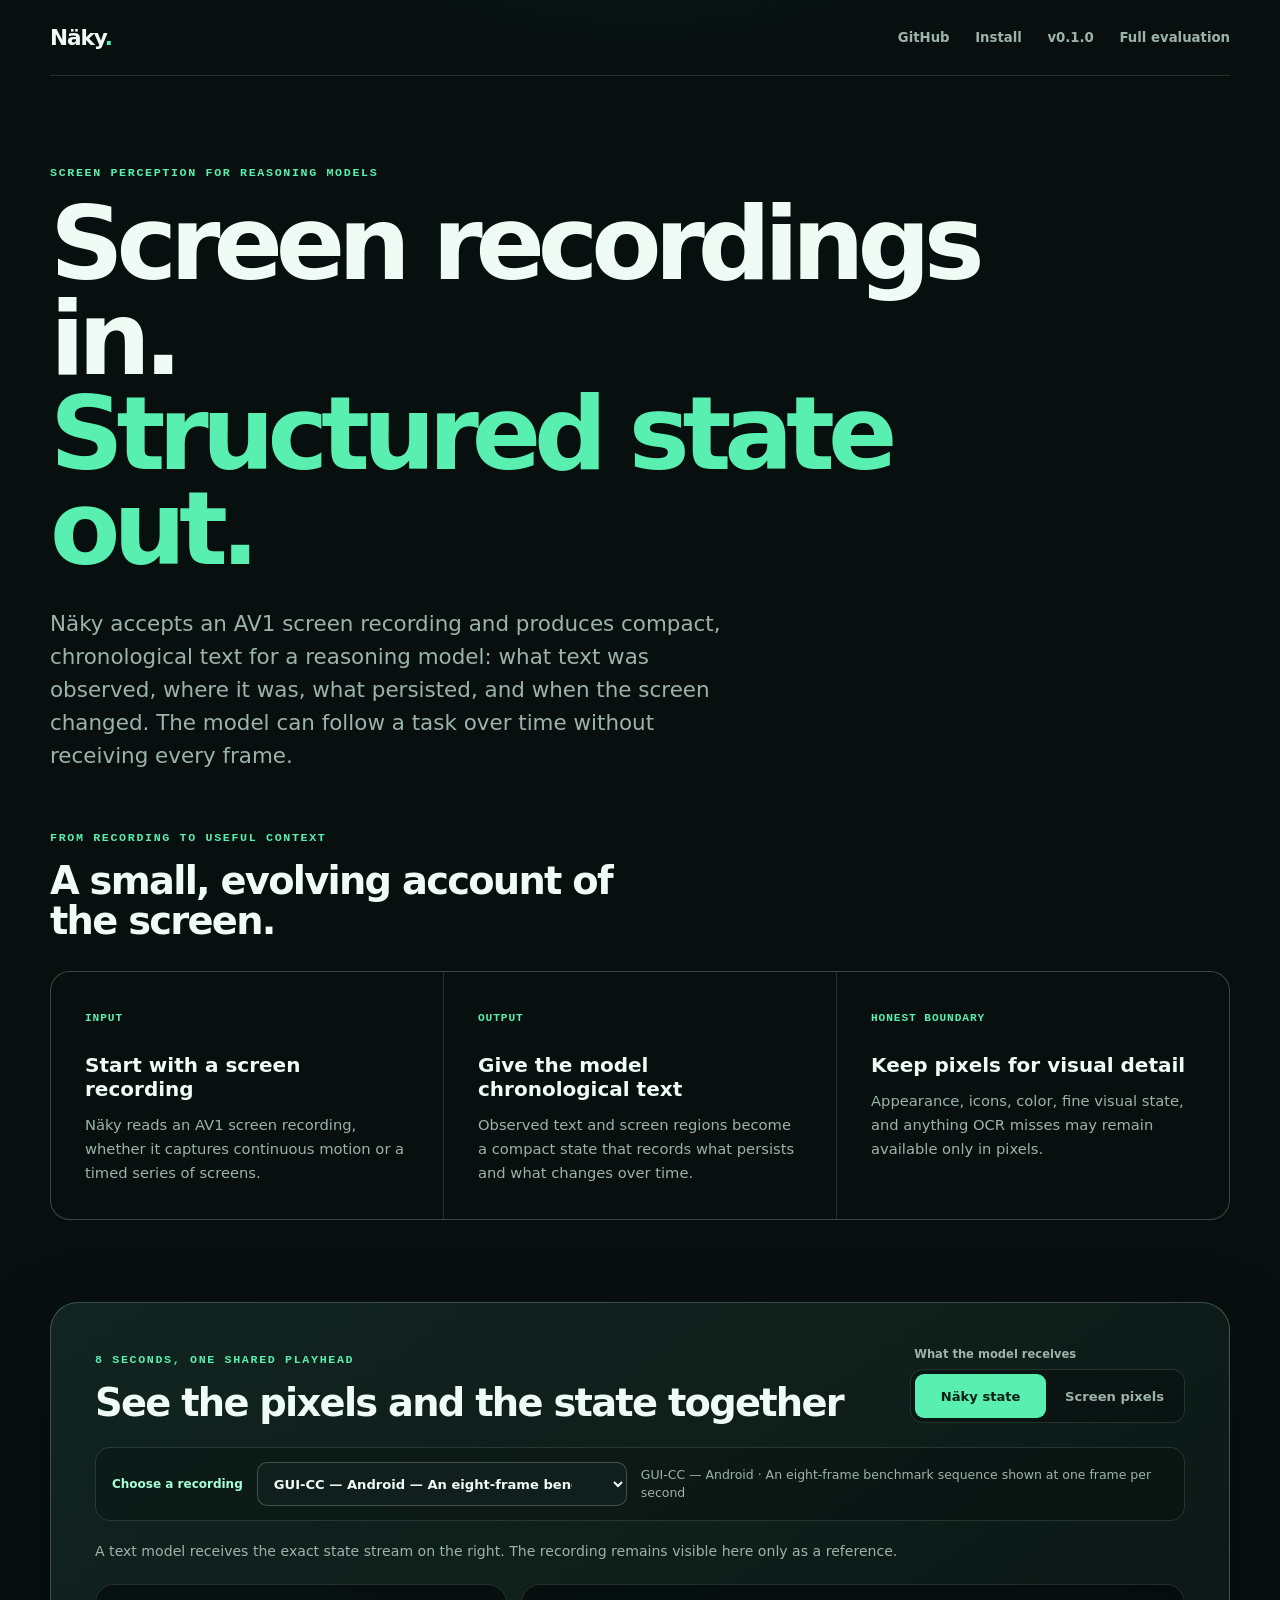
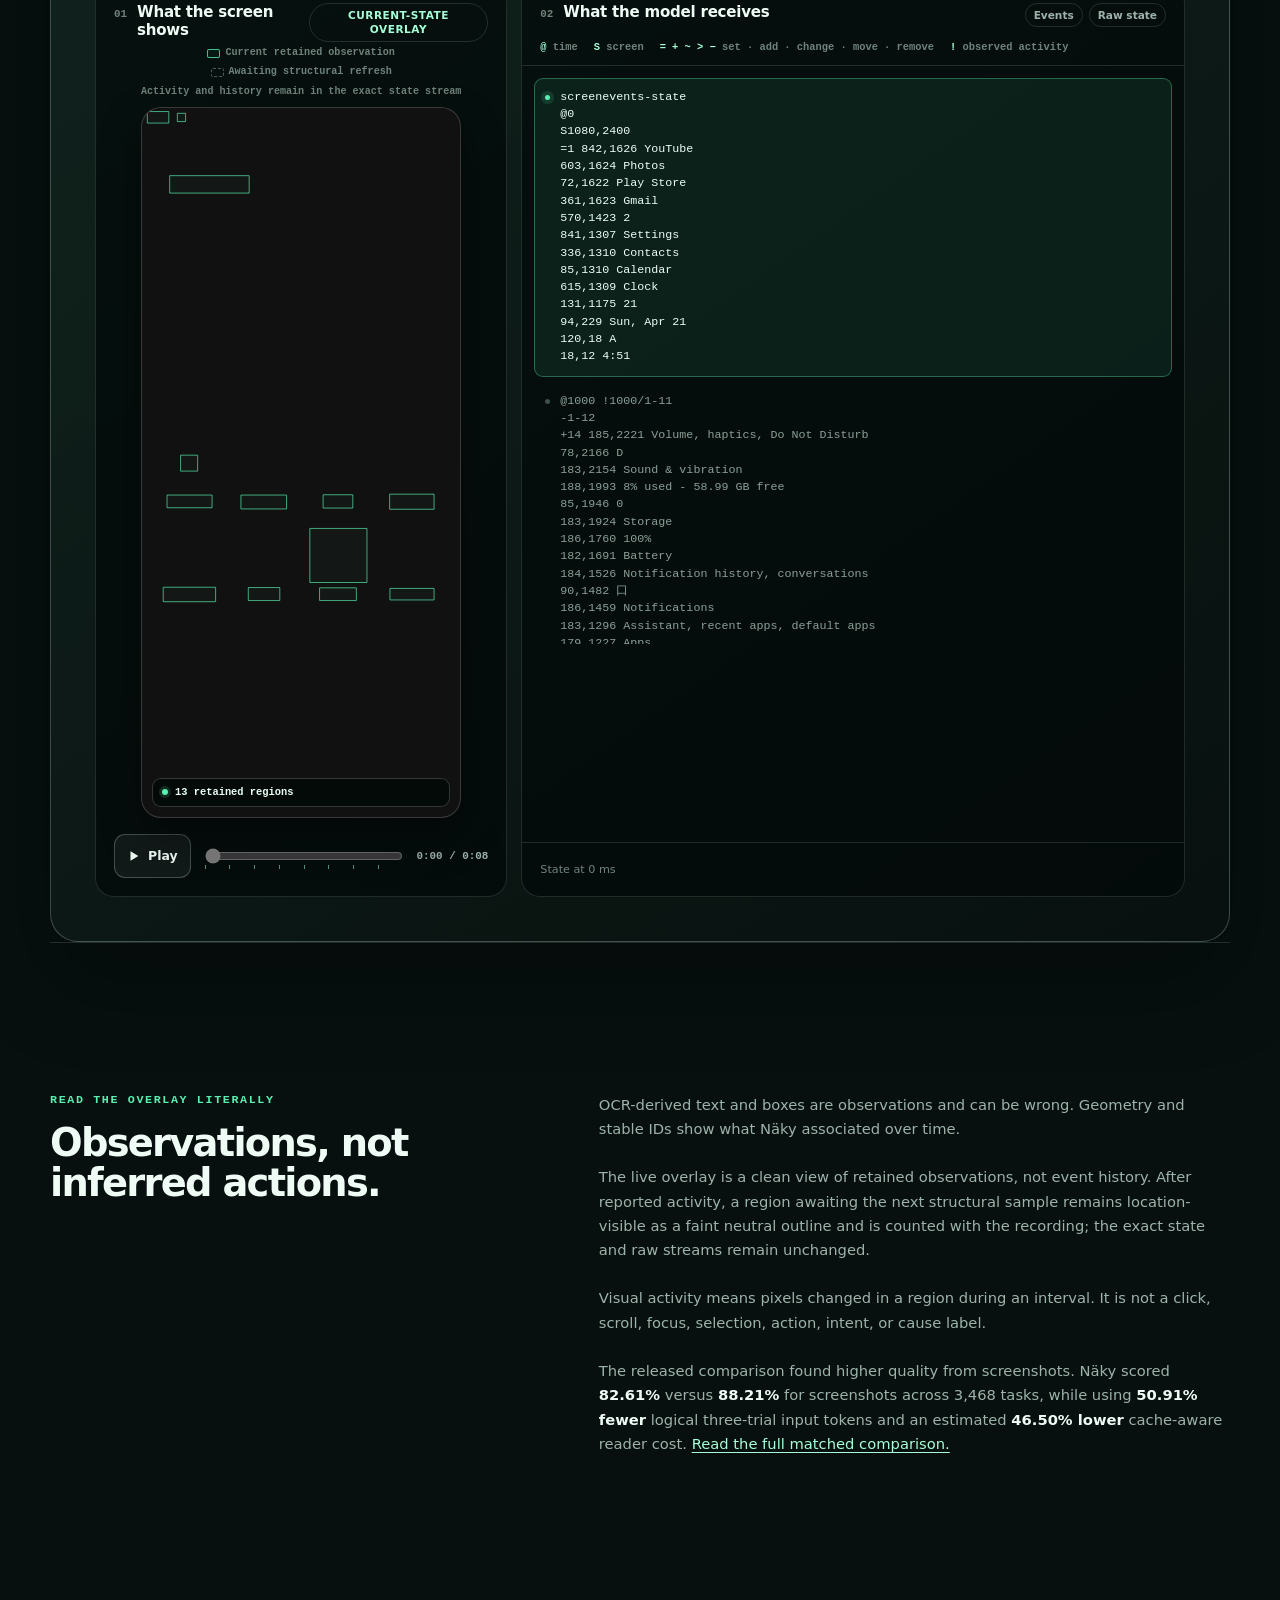
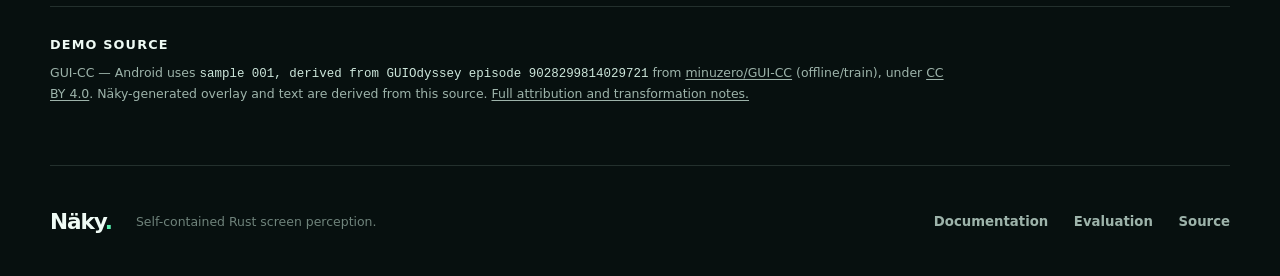
<file: index.html>
<!doctype html>
<html lang="en">
  <head>
    <meta charset="utf-8">
    <meta name="viewport" content="width=device-width, initial-scale=1">
    <meta name="description" content="See how Näky turns an AV1 screen recording into a compact, time-ordered screen state for reasoning models.">
    <meta name="theme-color" content="#07100f">
    <meta http-equiv="Content-Security-Policy" content="default-src 'self'; script-src 'self'; style-src 'self'; img-src 'self' data:; media-src 'self'; connect-src 'self'; object-src 'none'; base-uri 'none'; form-action 'none'">
    <title>How Näky sees a screen recording</title>
    <link rel="icon" href="assets/favicon.svg" type="image/svg+xml">
    <link rel="stylesheet" href="assets/how-it-works.css">
    <script type="module" src="assets/how-it-works.mjs"></script>
  </head>
  <body>
    <header class="site-header">
      <a class="wordmark" href="./" aria-label="Näky home">Näky<span aria-hidden="true">.</span></a>
      <nav aria-label="Main navigation">
        <a href="https://github.com/superlinked/naky">GitHub</a>
        <a href="README.md#install">Install</a>
        <a href="https://github.com/superlinked/naky/releases/tag/v0.1.0">v0.1.0</a>
        <a href="evals/gui-world.html">Full evaluation</a>
      </nav>
    </header>

    <main>
      <section class="hero" aria-labelledby="page-title">
        <p class="eyebrow">Screen perception for reasoning models</p>
        <h1 id="page-title">Screen recordings in.<br><span>Structured state out.</span></h1>
        <p class="lede">Näky accepts an AV1 screen recording and produces compact, chronological text for a reasoning model: what text was observed, where it was, what persisted, and when the screen changed. The model can follow a task over time without receiving every frame.</p>
      </section>

      <section class="reading-guide" aria-labelledby="preserves-title">
        <p class="section-kicker">From recording to useful context</p>
        <h2 id="preserves-title">A small, evolving account of the screen.</h2>
        <div class="fact-grid">
          <article><span>Input</span><h3>Start with a screen recording</h3><p>Näky reads an AV1 screen recording, whether it captures continuous motion or a timed series of screens.</p></article>
          <article><span>Output</span><h3>Give the model chronological text</h3><p>Observed text and screen regions become a compact state that records what persists and what changes over time.</p></article>
          <article><span>Honest boundary</span><h3>Keep pixels for visual detail</h3><p>Appearance, icons, color, fine visual state, and anything OCR misses may remain available only in pixels.</p></article>
        </div>
      </section>

      <section class="demo-shell" aria-labelledby="demo-title">
        <div class="demo-heading">
          <div>
            <p class="section-kicker" id="demo-kicker">Loading recording, one shared playhead</p>
            <h2 id="demo-title">See the pixels and the state together</h2>
          </div>
          <div class="mode-control">
            <span id="mode-label">What the model receives</span>
            <div class="segment" role="group" aria-labelledby="mode-label">
              <button type="button" class="mode-button is-active" data-mode="state" aria-pressed="true">Näky state</button>
              <button type="button" class="mode-button" data-mode="pixels" aria-pressed="false">Screen pixels</button>
            </div>
          </div>
        </div>

        <div class="recording-picker">
          <label for="recording-select">Choose a recording</label>
          <select id="recording-select" aria-describedby="recording-summary" disabled>
            <option>Loading recordings…</option>
          </select>
          <p id="recording-summary" role="status" aria-live="polite" aria-atomic="true">Loading the public recording gallery…</p>
        </div>

        <p id="mode-explanation" class="mode-explanation" aria-live="polite" aria-atomic="true">A text model receives the exact state stream on the right. The recording remains visible here only as a reference.</p>

        <div class="comparison" data-mode="state">
          <article class="screen-column" aria-labelledby="screen-title">
            <div class="pane-title">
              <div>
                <span class="pane-number">01</span>
                <h3 id="screen-title">What the screen shows</h3>
              </div>
              <span class="pane-tag" id="overlay-status">Current-state overlay</span>
            </div>
            <div class="overlay-legend" aria-label="Overlay legend">
              <span><i class="legend-retained" aria-hidden="true"></i>Current retained observation</span>
              <span><i class="legend-awaiting" aria-hidden="true"></i>Awaiting structural refresh</span>
              <span>Activity and history remain in the exact state stream</span>
            </div>
            <div class="phone-stage" id="phone-stage">
              <video id="demo-video" muted playsinline preload="auto" aria-label="Screen recording used to demonstrate Näky">
                Your browser cannot play the selected demo video. <a id="video-fallback-download" href="demo/guicc-001.mp4">Download the MP4</a>.
              </video>
              <svg id="overlay" class="overlay" viewBox="0 0 1080 2400" preserveAspectRatio="none" aria-hidden="true"></svg>
              <div class="screen-caption"><span class="status-dot" aria-hidden="true"></span><span id="moment-label">Loading authentic output…</span></div>
            </div>
            <div class="playback-controls">
              <button id="play-button" class="play-button" type="button" aria-label="Play recording">
                <svg viewBox="0 0 16 16" aria-hidden="true"><path class="play-icon" d="M4 2.7 13 8l-9 5.3Z"/><path class="pause-icon" d="M3.5 2.5h3v11h-3Zm6 0h3v11h-3Z"/></svg>
                <span id="play-label">Play</span>
              </button>
              <div class="timeline-wrap">
                <input id="timeline" type="range" min="0" max="8000" value="0" step="1" aria-label="Recording position" disabled>
                <div id="marker-rail" class="marker-rail" aria-hidden="true"></div>
              </div>
              <output id="time-output" for="timeline">0:00 / 0:08</output>
            </div>
            <p id="video-error" class="asset-error" hidden>Video playback is unavailable, but the timeline and state stream remain inspectable. <a id="video-download" href="demo/guicc-001.mp4">Download the selected source MP4.</a></p>
          </article>

          <article class="state-column" aria-labelledby="state-title">
            <div class="pane-title state-title-row">
              <div>
                <span class="pane-number">02</span>
                <h3 id="state-title">What the model receives</h3>
              </div>
              <span class="raw-links"><a class="raw-link" id="raw-events-link" href="demo/guicc-001.events.ndjson">Events</a><a class="raw-link" id="raw-state-link" href="demo/guicc-001.screen.txt">Raw state</a></span>
            </div>
            <div class="grammar" aria-label="State syntax legend">
              <span><b>@</b> time</span><span><b>S</b> screen</span><span><b>= + ~ &gt; −</b> set · add · change · move · remove</span><span><b>!</b> observed activity</span>
            </div>
            <div class="state-viewport-wrap">
              <div id="state-viewport" class="state-viewport" tabindex="0" aria-label="Time-ordered Näky state stream"></div>
              <div class="not-sent" aria-hidden="true"><strong>Not sent</strong><span>The screenshot reader receives sampled pixels instead.</span></div>
            </div>
            <div class="state-footer">
              <span id="state-status" role="status">Loading state stream…</span>
              <button id="follow-button" type="button" hidden>Follow playhead</button>
            </div>
          </article>
        </div>

        <noscript>
          <p class="noscript">JavaScript synchronizes and switches the recordings, overlays, and text. The <a href="demo/gallery.json">public demo catalog</a> links each closed manifest; you can also open the default <a href="demo/guicc-001.screen.txt">exact state stream</a>, <a href="demo/guicc-001.events.ndjson">ScreenEvents</a>, or <a href="demo/guicc-001.mp4">recording</a>.</p>
        </noscript>
      </section>

      <section class="limits" aria-labelledby="limits-title">
        <div>
          <p class="section-kicker">Read the overlay literally</p>
          <h2 id="limits-title">Observations, not inferred actions.</h2>
        </div>
        <div class="limits-copy">
          <p>OCR-derived text and boxes are observations and can be wrong. Geometry and stable IDs show what Näky associated over time.</p>
          <p>The live overlay is a clean view of retained observations, not event history. After reported activity, a region awaiting the next structural sample remains location-visible as a faint neutral outline and is counted with the recording; the exact state and raw streams remain unchanged.</p>
          <p>Visual activity means pixels changed in a region during an interval. It is not a click, scroll, focus, selection, action, intent, or cause label.</p>
          <p>The released comparison found higher quality from screenshots. Näky scored <strong>82.61%</strong> versus <strong>88.21%</strong> for screenshots across 3,468 tasks, while using <strong>50.91% fewer</strong> logical three-trial input tokens and an estimated <strong>46.50% lower</strong> cache-aware reader cost. <a href="evals/gui-world.html">Read the full matched comparison.</a></p>
        </div>
      </section>

      <section class="attribution" aria-labelledby="source-title">
        <h2 id="source-title">Demo source</h2>
        <p id="source-summary" aria-live="polite">Select a recording to see its source. Third-party names, marks, and interface content belong to their owners. <a href="demo/ATTRIBUTION.md">Full attribution and transformation notes.</a></p>
      </section>
    </main>

    <footer>
      <a class="wordmark" href="./">Näky<span aria-hidden="true">.</span></a>
      <p>Self-contained Rust screen perception.</p>
      <nav aria-label="Footer navigation"><a href="README.md">Documentation</a><a href="evals/gui-world.html">Evaluation</a><a href="https://github.com/superlinked/naky">Source</a></nav>
    </footer>
  </body>
</html>
</file>
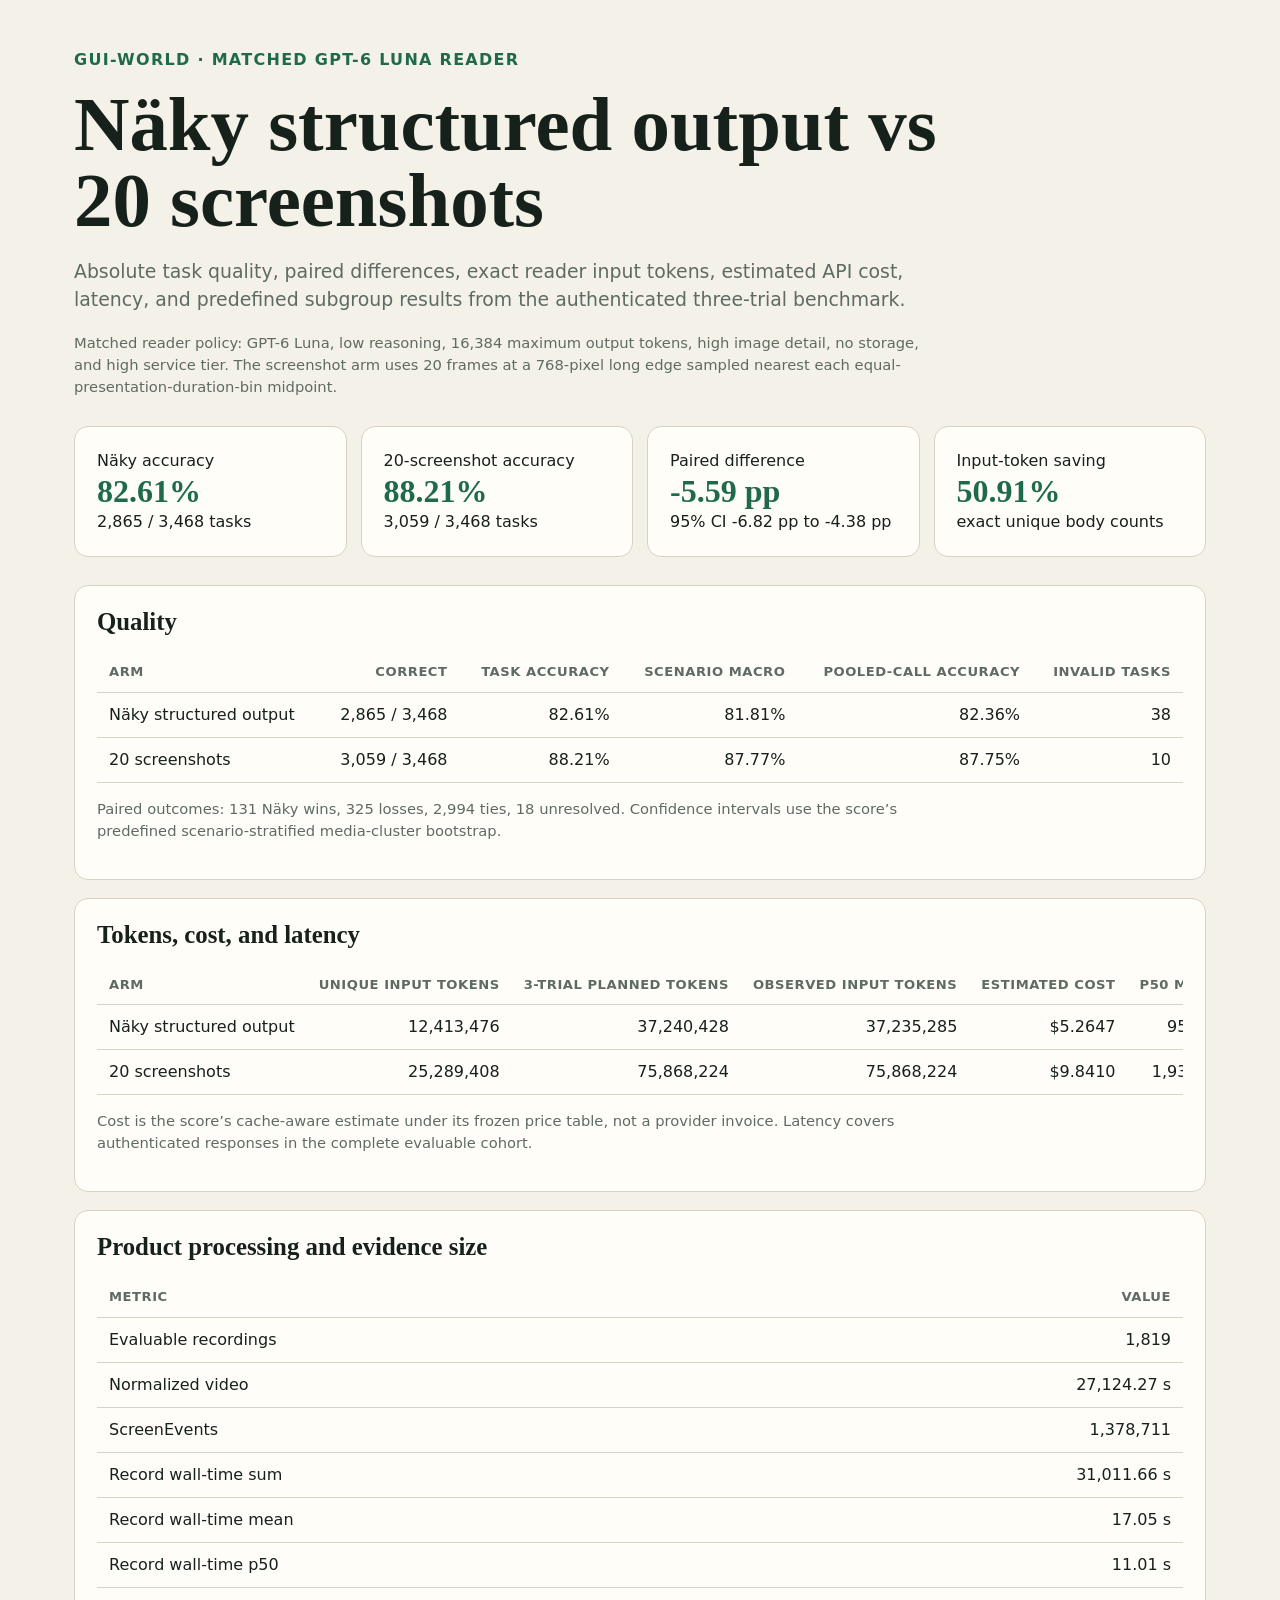
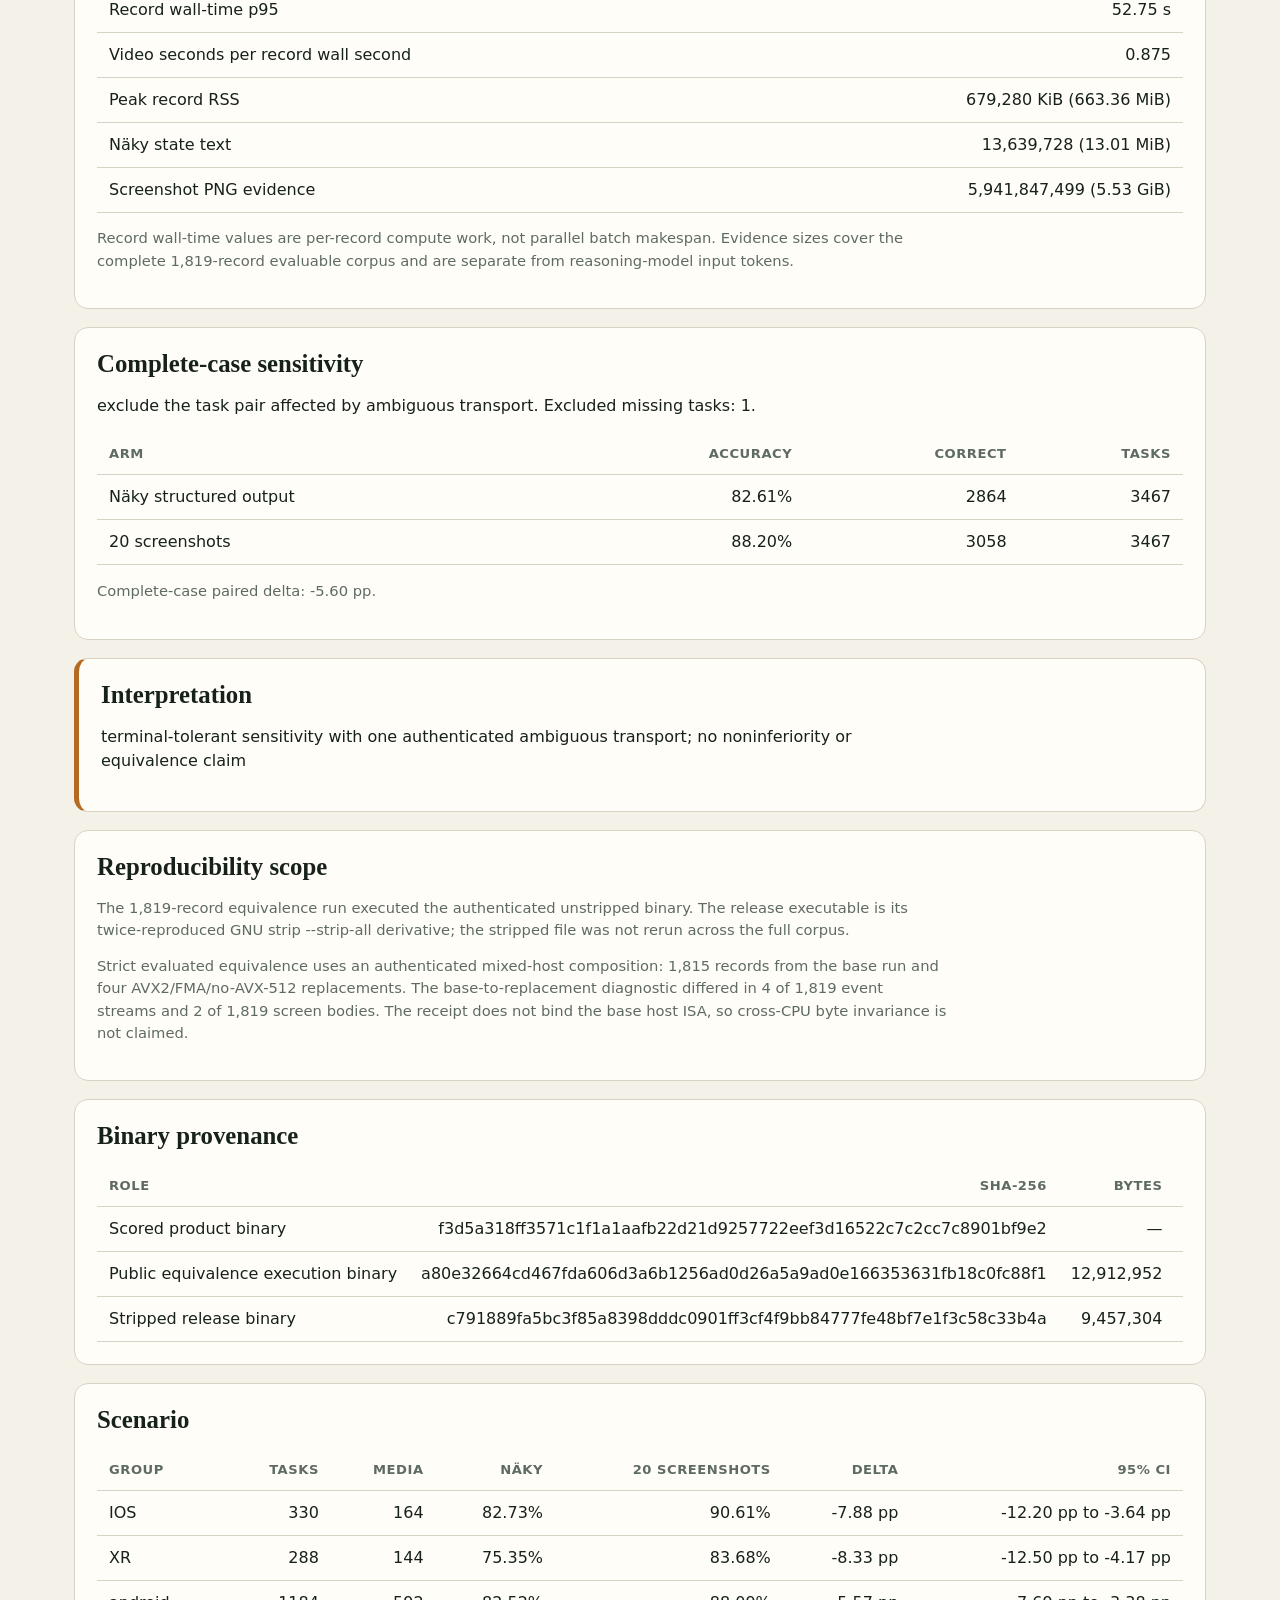
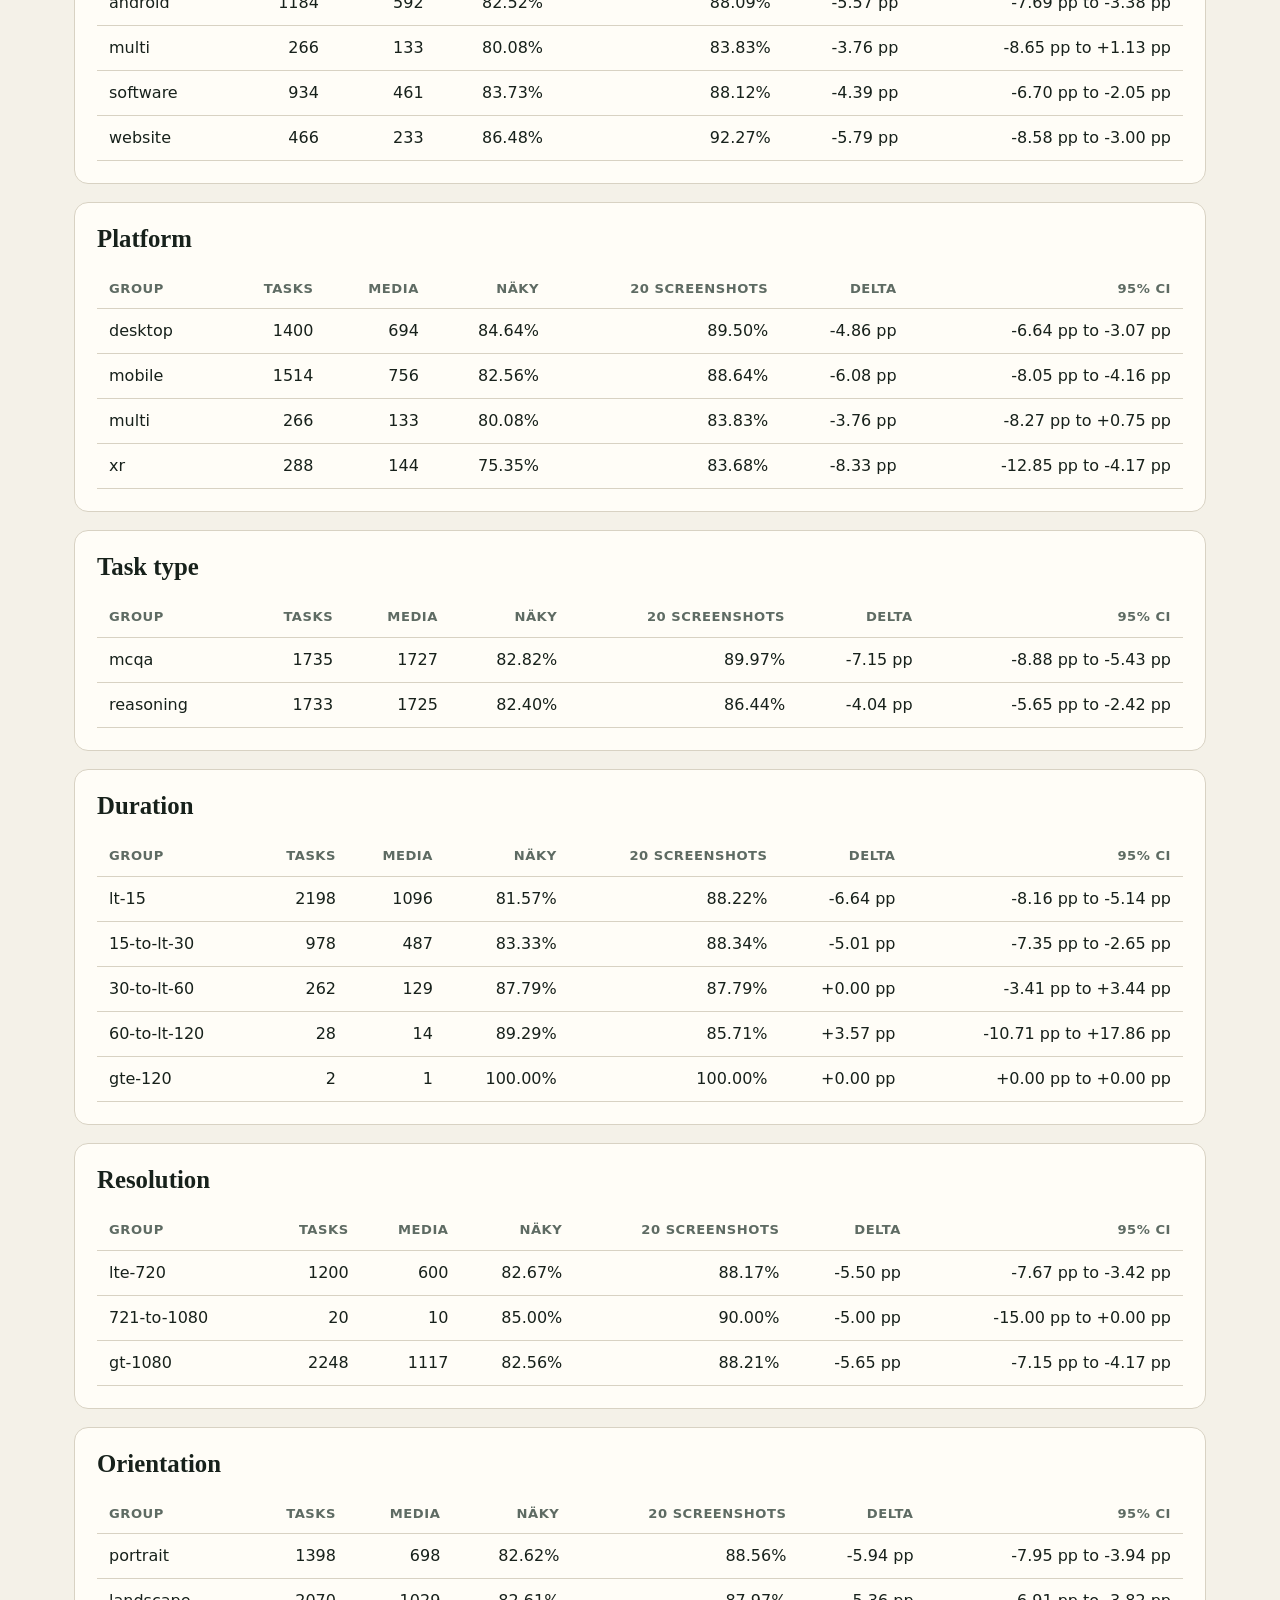
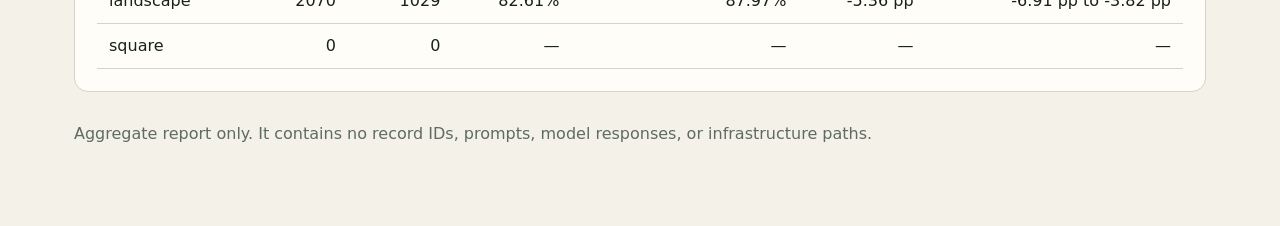
<file: evals/gui-world.html>
<!doctype html>
<html lang="en">
<head>
<meta charset="utf-8">
<meta name="naky-aggregate-sha256" content="7690f4d1e384c1f4b78b1611a52dc524e8b250ea89819b77a63f97976c67b252">
<meta name="viewport" content="width=device-width,initial-scale=1">
<title>Näky vs 20 screenshots — GUI-World</title>
<style>
:root{--ink:#17211b;--muted:#5e6b63;--paper:#f4f1e8;--panel:#fffdf7;--green:#1f6a4a;--line:#d8d2c3;--gold:#b56a22}
*{box-sizing:border-box}body{margin:0;background:var(--paper);color:var(--ink);font:16px/1.5 system-ui,-apple-system,sans-serif}
main{max-width:1180px;margin:auto;padding:48px 24px 80px}h1{font:700 clamp(2.2rem,6vw,4.8rem)/.98 Georgia,serif;max-width:900px;margin:.2em 0}
h2{font:700 1.55rem Georgia,serif;margin:0 0 16px}p{max-width:850px}.eyebrow{color:var(--green);font-weight:750;letter-spacing:.08em;text-transform:uppercase}
.lede{font-size:1.18rem;color:var(--muted)}.grid{display:grid;grid-template-columns:repeat(auto-fit,minmax(220px,1fr));gap:14px;margin:28px 0}
.card,section{background:var(--panel);border:1px solid var(--line);border-radius:14px;padding:22px}.card strong{display:block;font:700 2rem Georgia,serif;color:var(--green)}
section{margin-top:18px}.table-wrap{overflow-x:auto}table{width:100%;border-collapse:collapse;font-variant-numeric:tabular-nums}th,td{padding:10px 12px;border-bottom:1px solid var(--line);text-align:right;white-space:nowrap}th:first-child,td:first-child{text-align:left}th{color:var(--muted);font-size:.82rem;text-transform:uppercase;letter-spacing:.04em}
.note{color:var(--muted);font-size:.92rem}.claim{border-left:5px solid var(--gold)}footer{margin-top:30px;color:var(--muted)}
</style>
</head>
<body><main>
<div class="eyebrow">GUI-World · matched GPT-6 Luna reader</div>
<h1>Näky structured output vs 20 screenshots</h1>
<p class="lede">Absolute task quality, paired differences, exact reader input tokens, estimated API cost, latency, and predefined subgroup results from the authenticated three-trial benchmark.</p>
<p class="note">Matched reader policy: GPT-6 Luna, low reasoning, 16,384 maximum output tokens, high image detail, no storage, and high service tier. The screenshot arm uses 20 frames at a 768-pixel long edge sampled nearest each equal-presentation-duration-bin midpoint.</p>
<div class="grid">
<div class="card"><span>Näky accuracy</span><strong>82.61%</strong><span>2,865 / 3,468 tasks</span></div>
<div class="card"><span>20-screenshot accuracy</span><strong>88.21%</strong><span>3,059 / 3,468 tasks</span></div>
<div class="card"><span>Paired difference</span><strong>-5.59 pp</strong><span>95% CI -6.82 pp to -4.38 pp</span></div>
<div class="card"><span>Input-token saving</span><strong>50.91%</strong><span>exact unique body counts</span></div>
</div>
<section><h2>Quality</h2><div class=table-wrap><table><thead><tr><th>Arm</th><th>Correct</th><th>Task accuracy</th><th>Scenario macro</th><th>Pooled-call accuracy</th><th>Invalid tasks</th></tr></thead><tbody><tr><td>Näky structured output</td><td>2,865 / 3,468</td><td>82.61%</td><td>81.81%</td><td>82.36%</td><td>38</td></tr><tr><td>20 screenshots</td><td>3,059 / 3,468</td><td>88.21%</td><td>87.77%</td><td>87.75%</td><td>10</td></tr></tbody></table></div>
<p class="note">Paired outcomes: 131 Näky wins, 325 losses, 2,994 ties, 18 unresolved. Confidence intervals use the score’s predefined scenario-stratified media-cluster bootstrap.</p></section>
<section><h2>Tokens, cost, and latency</h2><div class=table-wrap><table><thead><tr><th>Arm</th><th>Unique input tokens</th><th>3-trial planned tokens</th><th>Observed input tokens</th><th>Estimated cost</th><th>p50 ms</th><th>p95 ms</th></tr></thead><tbody><tr><td>Näky structured output</td><td>12,413,476</td><td>37,240,428</td><td>37,235,285</td><td>$5.2647</td><td>954</td><td>5,326</td></tr><tr><td>20 screenshots</td><td>25,289,408</td><td>75,868,224</td><td>75,868,224</td><td>$9.8410</td><td>1,938</td><td>4,716</td></tr></tbody></table></div>
<p class="note">Cost is the score’s cache-aware estimate under its frozen price table, not a provider invoice. Latency covers authenticated responses in the complete evaluable cohort.</p></section>
<section><h2>Product processing and evidence size</h2><div class=table-wrap><table><thead><tr><th>Metric</th><th>Value</th></tr></thead><tbody><tr><td>Evaluable recordings</td><td>1,819</td></tr><tr><td>Normalized video</td><td>27,124.27 s</td></tr><tr><td>ScreenEvents</td><td>1,378,711</td></tr><tr><td>Record wall-time sum</td><td>31,011.66 s</td></tr><tr><td>Record wall-time mean</td><td>17.05 s</td></tr><tr><td>Record wall-time p50</td><td>11.01 s</td></tr><tr><td>Record wall-time p95</td><td>52.75 s</td></tr><tr><td>Video seconds per record wall second</td><td>0.875</td></tr><tr><td>Peak record RSS</td><td>679,280 KiB (663.36 MiB)</td></tr><tr><td>Näky state text</td><td>13,639,728 (13.01 MiB)</td></tr><tr><td>Screenshot PNG evidence</td><td>5,941,847,499 (5.53 GiB)</td></tr></tbody></table></div>
<p class="note">Record wall-time values are per-record compute work, not parallel batch makespan. Evidence sizes cover the complete 1,819-record evaluable corpus and are separate from reasoning-model input tokens.</p></section>
<section><h2>Complete-case sensitivity</h2><p>exclude the task pair affected by ambiguous transport. Excluded missing tasks: 1.</p>
<div class=table-wrap><table><thead><tr><th>Arm</th><th>Accuracy</th><th>Correct</th><th>Tasks</th></tr></thead><tbody><tr><td>Näky structured output</td><td>82.61%</td><td>2864</td><td>3467</td></tr><tr><td>20 screenshots</td><td>88.20%</td><td>3058</td><td>3467</td></tr></tbody></table></div>
<p class="note">Complete-case paired delta: -5.60 pp.</p></section>
<section class="claim"><h2>Interpretation</h2><p>terminal-tolerant sensitivity with one authenticated ambiguous transport; no noninferiority or equivalence claim</p></section>
<section><h2>Reproducibility scope</h2><p class="note">The 1,819-record equivalence run executed the authenticated unstripped binary. The release executable is its twice-reproduced GNU strip --strip-all derivative; the stripped file was not rerun across the full corpus.</p><p class="note">Strict evaluated equivalence uses an authenticated mixed-host composition: 1,815 records from the base run and four AVX2/FMA/no-AVX-512 replacements. The base-to-replacement diagnostic differed in 4 of 1,819 event streams and 2 of 1,819 screen bodies. The receipt does not bind the base host ISA, so cross-CPU byte invariance is not claimed.</p></section>
<section><h2>Binary provenance</h2><div class=table-wrap><table><thead><tr><th>Role</th><th>SHA-256</th><th>Bytes</th><th>Execution scope</th></tr></thead><tbody><tr><td>Scored product binary</td><td>f3d5a318ff3571c1f1a1aafb22d21d9257722eef3d16522c7c2cc7c8901bf9e2</td><td>—</td><td>Three-trial reader benchmark</td></tr><tr><td>Public equivalence execution binary</td><td>a80e32664cd467fda606d3a6b1256ad0d26a5a9ad0e166353631fb18c0fc88f1</td><td>12,912,952</td><td>1,819-record output-equivalence run</td></tr><tr><td>Stripped release binary</td><td>c791889fa5bc3f85a8398dddc0901ff3cf4f9bb84777fe48bf7e1f3c58c33b4a</td><td>9,457,304</td><td>Deterministic derivative; full corpus not rerun</td></tr></tbody></table></div></section>
<section><h2>Scenario</h2><div class=table-wrap><table><thead><tr><th>Group</th><th>Tasks</th><th>Media</th><th>Näky</th><th>20 screenshots</th><th>Delta</th><th>95% CI</th></tr></thead><tbody><tr><td>IOS</td><td>330</td><td>164</td><td>82.73%</td><td>90.61%</td><td>-7.88 pp</td><td>-12.20 pp to -3.64 pp</td></tr><tr><td>XR</td><td>288</td><td>144</td><td>75.35%</td><td>83.68%</td><td>-8.33 pp</td><td>-12.50 pp to -4.17 pp</td></tr><tr><td>android</td><td>1184</td><td>592</td><td>82.52%</td><td>88.09%</td><td>-5.57 pp</td><td>-7.69 pp to -3.38 pp</td></tr><tr><td>multi</td><td>266</td><td>133</td><td>80.08%</td><td>83.83%</td><td>-3.76 pp</td><td>-8.65 pp to +1.13 pp</td></tr><tr><td>software</td><td>934</td><td>461</td><td>83.73%</td><td>88.12%</td><td>-4.39 pp</td><td>-6.70 pp to -2.05 pp</td></tr><tr><td>website</td><td>466</td><td>233</td><td>86.48%</td><td>92.27%</td><td>-5.79 pp</td><td>-8.58 pp to -3.00 pp</td></tr></tbody></table></div></section><section><h2>Platform</h2><div class=table-wrap><table><thead><tr><th>Group</th><th>Tasks</th><th>Media</th><th>Näky</th><th>20 screenshots</th><th>Delta</th><th>95% CI</th></tr></thead><tbody><tr><td>desktop</td><td>1400</td><td>694</td><td>84.64%</td><td>89.50%</td><td>-4.86 pp</td><td>-6.64 pp to -3.07 pp</td></tr><tr><td>mobile</td><td>1514</td><td>756</td><td>82.56%</td><td>88.64%</td><td>-6.08 pp</td><td>-8.05 pp to -4.16 pp</td></tr><tr><td>multi</td><td>266</td><td>133</td><td>80.08%</td><td>83.83%</td><td>-3.76 pp</td><td>-8.27 pp to +0.75 pp</td></tr><tr><td>xr</td><td>288</td><td>144</td><td>75.35%</td><td>83.68%</td><td>-8.33 pp</td><td>-12.85 pp to -4.17 pp</td></tr></tbody></table></div></section><section><h2>Task type</h2><div class=table-wrap><table><thead><tr><th>Group</th><th>Tasks</th><th>Media</th><th>Näky</th><th>20 screenshots</th><th>Delta</th><th>95% CI</th></tr></thead><tbody><tr><td>mcqa</td><td>1735</td><td>1727</td><td>82.82%</td><td>89.97%</td><td>-7.15 pp</td><td>-8.88 pp to -5.43 pp</td></tr><tr><td>reasoning</td><td>1733</td><td>1725</td><td>82.40%</td><td>86.44%</td><td>-4.04 pp</td><td>-5.65 pp to -2.42 pp</td></tr></tbody></table></div></section><section><h2>Duration</h2><div class=table-wrap><table><thead><tr><th>Group</th><th>Tasks</th><th>Media</th><th>Näky</th><th>20 screenshots</th><th>Delta</th><th>95% CI</th></tr></thead><tbody><tr><td>lt-15</td><td>2198</td><td>1096</td><td>81.57%</td><td>88.22%</td><td>-6.64 pp</td><td>-8.16 pp to -5.14 pp</td></tr><tr><td>15-to-lt-30</td><td>978</td><td>487</td><td>83.33%</td><td>88.34%</td><td>-5.01 pp</td><td>-7.35 pp to -2.65 pp</td></tr><tr><td>30-to-lt-60</td><td>262</td><td>129</td><td>87.79%</td><td>87.79%</td><td>+0.00 pp</td><td>-3.41 pp to +3.44 pp</td></tr><tr><td>60-to-lt-120</td><td>28</td><td>14</td><td>89.29%</td><td>85.71%</td><td>+3.57 pp</td><td>-10.71 pp to +17.86 pp</td></tr><tr><td>gte-120</td><td>2</td><td>1</td><td>100.00%</td><td>100.00%</td><td>+0.00 pp</td><td>+0.00 pp to +0.00 pp</td></tr></tbody></table></div></section><section><h2>Resolution</h2><div class=table-wrap><table><thead><tr><th>Group</th><th>Tasks</th><th>Media</th><th>Näky</th><th>20 screenshots</th><th>Delta</th><th>95% CI</th></tr></thead><tbody><tr><td>lte-720</td><td>1200</td><td>600</td><td>82.67%</td><td>88.17%</td><td>-5.50 pp</td><td>-7.67 pp to -3.42 pp</td></tr><tr><td>721-to-1080</td><td>20</td><td>10</td><td>85.00%</td><td>90.00%</td><td>-5.00 pp</td><td>-15.00 pp to +0.00 pp</td></tr><tr><td>gt-1080</td><td>2248</td><td>1117</td><td>82.56%</td><td>88.21%</td><td>-5.65 pp</td><td>-7.15 pp to -4.17 pp</td></tr></tbody></table></div></section><section><h2>Orientation</h2><div class=table-wrap><table><thead><tr><th>Group</th><th>Tasks</th><th>Media</th><th>Näky</th><th>20 screenshots</th><th>Delta</th><th>95% CI</th></tr></thead><tbody><tr><td>portrait</td><td>1398</td><td>698</td><td>82.62%</td><td>88.56%</td><td>-5.94 pp</td><td>-7.95 pp to -3.94 pp</td></tr><tr><td>landscape</td><td>2070</td><td>1029</td><td>82.61%</td><td>87.97%</td><td>-5.36 pp</td><td>-6.91 pp to -3.82 pp</td></tr><tr><td>square</td><td>0</td><td>0</td><td>—</td><td>—</td><td>—</td><td>—</td></tr></tbody></table></div></section>
<footer>Aggregate report only. It contains no record IDs, prompts, model responses, or infrastructure paths.</footer>
</main></body></html>
</file>
<file: assets/how-it-works.css>
:root {
  color-scheme: dark;
  --ink: #effbf5;
  --muted: #9db3aa;
  --dim: #6f837b;
  --surface: #0c1715;
  --surface-2: #101f1c;
  --line: rgba(205, 239, 224, 0.14);
  --line-strong: rgba(205, 239, 224, 0.25);
  --mint: #58efb0;
  --mint-soft: #a6ffd7;
  --amber: #ffd36a;
  --page: #07100f;
  font-family: Inter, ui-sans-serif, system-ui, -apple-system, BlinkMacSystemFont, "Segoe UI", sans-serif;
  font-synthesis: none;
  text-rendering: optimizeLegibility;
}

* { box-sizing: border-box; }
html { scroll-behavior: smooth; }
body {
  margin: 0;
  color: var(--ink);
  background:
    radial-gradient(circle at 50% -15%, rgba(46, 179, 125, 0.18), transparent 36rem),
    var(--page);
  min-width: 320px;
}
a { color: inherit; text-underline-offset: 0.2em; }
button, input, select { font: inherit; }
button { color: inherit; }

.site-header,
main,
footer {
  width: min(1180px, calc(100% - 40px));
  margin-inline: auto;
}

.site-header {
  min-height: 76px;
  display: flex;
  align-items: center;
  justify-content: space-between;
  border-bottom: 1px solid var(--line);
}
.wordmark {
  color: var(--ink);
  font-size: 1.35rem;
  font-weight: 760;
  letter-spacing: -0.05em;
  text-decoration: none;
}
.wordmark span { color: var(--mint); }
.site-header nav, footer nav { display: flex; gap: clamp(14px, 2vw, 30px); align-items: center; }
.site-header nav a, footer nav a, .raw-link {
  color: var(--muted);
  font-size: 0.83rem;
  font-weight: 620;
  text-decoration: none;
}
.site-header nav a:hover, footer nav a:hover, .raw-link:hover { color: var(--mint-soft); }

.hero {
  padding: clamp(54px, 7vw, 90px) 0 clamp(36px, 5vw, 58px);
  max-width: 940px;
}
.eyebrow, .section-kicker {
  margin: 0 0 16px;
  color: var(--mint);
  font: 700 0.73rem/1.2 ui-monospace, SFMono-Regular, Menlo, Consolas, monospace;
  letter-spacing: 0.14em;
  text-transform: uppercase;
}
h1, h2, h3, p { margin-top: 0; }
h1 {
  margin-bottom: 30px;
  font-size: clamp(3rem, 8vw, 6.8rem);
  line-height: 0.93;
  letter-spacing: -0.07em;
  font-weight: 760;
}
h1 span { color: var(--mint); }
.lede {
  max-width: 680px;
  margin-bottom: 0;
  color: var(--muted);
  font-size: clamp(1.05rem, 2vw, 1.34rem);
  line-height: 1.55;
}

.demo-shell {
  padding: clamp(24px, 4vw, 44px);
  border: 1px solid var(--line-strong);
  border-radius: 28px;
  background: linear-gradient(145deg, rgba(19, 38, 33, 0.92), rgba(8, 17, 15, 0.98));
  box-shadow: 0 38px 90px rgba(0, 0, 0, 0.32);
}
.demo-heading {
  display: flex;
  gap: 28px;
  justify-content: space-between;
  align-items: end;
}
.demo-heading h2, .reading-guide > h2, .limits h2 {
  margin-bottom: 0;
  font-size: clamp(1.65rem, 3vw, 2.8rem);
  line-height: 1.04;
  letter-spacing: -0.045em;
}
.mode-control { flex: 0 0 auto; }
.mode-control > span {
  display: block;
  margin: 0 0 8px 4px;
  color: var(--muted);
  font-size: 0.72rem;
  font-weight: 680;
}
.segment {
  display: grid;
  grid-template-columns: 1fr 1fr;
  gap: 3px;
  padding: 4px;
  border: 1px solid var(--line);
  border-radius: 13px;
  background: rgba(0, 0, 0, 0.24);
}
.mode-button {
  min-height: 44px;
  padding: 0 16px;
  border: 0;
  border-radius: 9px;
  background: transparent;
  color: var(--muted);
  cursor: pointer;
  font-size: 0.82rem;
  font-weight: 700;
}
.mode-button.is-active { background: var(--mint); color: #062016; }
.recording-picker {
  display: grid;
  grid-template-columns: auto minmax(220px, 370px) 1fr;
  gap: 10px 14px;
  align-items: center;
  margin-top: 24px;
  padding: 14px 16px;
  border: 1px solid var(--line);
  border-radius: 15px;
  background: rgba(0, 0, 0, 0.18);
}
.recording-picker label {
  color: var(--mint-soft);
  font-size: .75rem;
  font-weight: 720;
}
.recording-picker select {
  width: 100%;
  min-height: 44px;
  padding: 0 38px 0 12px;
  border: 1px solid var(--line-strong);
  border-radius: 10px;
  background: var(--surface-2);
  color: var(--ink);
  cursor: pointer;
  font-size: .82rem;
  font-weight: 650;
}
.recording-picker select:disabled { color: var(--dim); cursor: wait; }
.recording-picker p {
  margin: 0;
  color: var(--muted);
  font-size: .78rem;
  line-height: 1.45;
}
.mode-explanation {
  min-height: 23px;
  margin: 22px 0 18px;
  color: var(--muted);
  font-size: 0.88rem;
}

.comparison {
  display: grid;
  grid-template-columns: minmax(330px, 0.82fr) minmax(440px, 1.32fr);
  gap: 14px;
}
.screen-column, .state-column {
  min-width: 0;
  border: 1px solid var(--line);
  border-radius: 19px;
  background: rgba(3, 9, 8, 0.65);
  overflow: hidden;
}
.screen-column { display: flex; flex-direction: column; padding: 18px; }
.state-column { display: flex; flex-direction: column; }
.pane-title {
  min-height: 46px;
  display: flex;
  align-items: start;
  justify-content: space-between;
  gap: 14px;
}
.pane-title > div { display: flex; align-items: baseline; gap: 10px; min-width: 0; }
.pane-title h3 { margin: 0; font-size: 0.94rem; letter-spacing: -0.015em; }
.pane-number { color: var(--dim); font: 600 0.68rem ui-monospace, SFMono-Regular, Menlo, monospace; }
.pane-tag, .raw-link {
  flex: 0 0 auto;
  padding: 5px 8px;
  border: 1px solid var(--line);
  border-radius: 999px;
  color: var(--mint-soft);
  font-size: 0.66rem;
  font-weight: 720;
  text-transform: uppercase;
  letter-spacing: 0.05em;
}
.pane-tag { max-width: 48%; text-align: center; line-height: 1.25; }
.raw-link { color: var(--muted); text-transform: none; letter-spacing: 0; }
.state-title-row { padding: 18px 18px 0; }
.raw-links { display: flex; flex: 0 0 auto; gap: 6px; }
.raw-link[aria-disabled="true"] { color: var(--dim); pointer-events: none; }

.overlay-legend {
  display: flex;
  flex-wrap: wrap;
  justify-content: center;
  gap: 7px 13px;
  min-height: 25px;
  margin: -2px 0 9px;
  color: var(--dim);
  font: 600 .63rem/1.2 ui-monospace, SFMono-Regular, Menlo, monospace;
}
.overlay-legend span { display: inline-flex; align-items: center; gap: 5px; }
.overlay-legend i { width: 13px; height: 9px; border-radius: 2px; }
.legend-retained { border: 1px solid rgba(88, 239, 176, .78); background: rgba(88, 239, 176, .04); }
.legend-awaiting { border: 1px dashed rgba(205, 239, 224, .35); background: transparent; }

.phone-stage {
  position: relative;
  width: min(100%, var(--stage-width, 320px));
  aspect-ratio: var(--frame-ratio, 1080 / 2400);
  margin: auto;
  overflow: hidden;
  border: 1px solid rgba(255, 255, 255, 0.17);
  border-radius: 20px;
  background: #111;
  box-shadow: 0 18px 42px rgba(0, 0, 0, 0.42);
}
.phone-stage video, .overlay { position: absolute; inset: 0; width: 100%; height: 100%; }
.phone-stage video { display: block; object-fit: contain; }
.overlay { pointer-events: none; overflow: visible; }
.overlay .element-box {
  fill: rgba(88, 239, 176, 0.025);
  stroke: rgba(88, 239, 176, 0.68);
  stroke-width: 1;
  vector-effect: non-scaling-stroke;
}
.overlay .awaiting-refresh-box {
  fill: transparent;
  stroke: rgba(205, 239, 224, .2);
  stroke-width: 1;
  stroke-dasharray: 2 4;
  vector-effect: non-scaling-stroke;
}
.phone-stage[data-seeking="true"] .overlay { opacity: 0; }
.screen-caption {
  position: absolute;
  left: 10px;
  right: 10px;
  bottom: 10px;
  display: flex;
  align-items: center;
  gap: 7px;
  padding: 7px 9px;
  border: 1px solid rgba(255,255,255,0.18);
  border-radius: 9px;
  background: rgba(3, 10, 8, 0.84);
  backdrop-filter: blur(8px);
  color: #eafff4;
  font: 600 0.65rem/1.25 ui-monospace, SFMono-Regular, Menlo, monospace;
}
.status-dot { width: 6px; height: 6px; border-radius: 50%; background: var(--mint); box-shadow: 0 0 0 3px rgba(88,239,176,.14); }

.playback-controls {
  display: grid;
  grid-template-columns: auto 1fr auto;
  align-items: center;
  gap: 12px;
  margin-top: 16px;
}
.play-button, #follow-button {
  min-height: 44px;
  border: 1px solid var(--line-strong);
  border-radius: 11px;
  background: rgba(255,255,255,.055);
  cursor: pointer;
  font-size: 0.78rem;
  font-weight: 700;
}
.play-button { display: inline-flex; align-items: center; gap: 7px; padding: 0 12px; }
.play-button svg { width: 14px; height: 14px; fill: currentColor; }
.play-button .pause-icon { display: none; }
.play-button.is-playing .play-icon { display: none; }
.play-button.is-playing .pause-icon { display: block; }
.timeline-wrap { position: relative; display: flex; align-items: center; min-width: 0; }
#timeline { width: 100%; accent-color: var(--mint); cursor: pointer; }
.marker-rail { position: absolute; inset: auto 2px -3px; height: 4px; pointer-events: none; }
.marker-rail i { position: absolute; width: 1px; height: 4px; background: rgba(166,255,215,.52); }
#time-output { color: var(--muted); font: 600 0.68rem ui-monospace, SFMono-Regular, Menlo, monospace; white-space: nowrap; }
.asset-error, .noscript { margin: 14px 0 0; padding: 12px; border-radius: 10px; background: rgba(255, 141, 115, .1); color: #ffd7cf; font-size: .8rem; line-height: 1.5; }

.grammar {
  display: flex;
  flex-wrap: wrap;
  gap: 6px 16px;
  padding: 10px 18px;
  border-bottom: 1px solid var(--line);
  color: var(--dim);
  font: 600 0.65rem/1.3 ui-monospace, SFMono-Regular, Menlo, monospace;
}
.grammar b { color: var(--mint-soft); }
.state-viewport-wrap { position: relative; flex: 1; min-height: 0; }
.state-viewport {
  height: 578px;
  overflow: auto;
  padding: 12px 12px 50vh;
  scrollbar-color: rgba(88,239,176,.34) transparent;
  scrollbar-width: thin;
  overscroll-behavior: contain;
}
.state-block {
  position: relative;
  margin: 0 0 5px;
  padding: 10px 12px 10px 25px;
  border: 1px solid transparent;
  border-radius: 9px;
  color: #8ba097;
  background: transparent;
  font: 500 0.73rem/1.48 ui-monospace, SFMono-Regular, Menlo, Consolas, monospace;
  white-space: pre-wrap;
  word-break: break-word;
  transition: color 150ms ease, background 150ms ease, border-color 150ms ease;
}
.state-block::before { content: ""; position: absolute; left: 10px; top: 16px; width: 5px; height: 5px; border-radius: 50%; background: #3d514a; }
.state-block.is-past { color: #b8c9c1; }
.state-block.is-current { color: #effff7; border-color: rgba(88,239,176,.35); background: rgba(88,239,176,.085); }
.state-block.is-current::before { background: var(--mint); box-shadow: 0 0 0 4px rgba(88,239,176,.12); }
.state-footer {
  min-height: 54px;
  display: flex;
  align-items: center;
  justify-content: space-between;
  gap: 12px;
  padding: 7px 18px;
  border-top: 1px solid var(--line);
  color: var(--dim);
  font-size: 0.7rem;
}
#follow-button { min-height: 36px; padding: 0 12px; color: var(--mint-soft); }
.not-sent {
  position: absolute;
  inset: 0;
  z-index: 2;
  display: grid;
  place-content: center;
  gap: 6px;
  padding: 28px;
  text-align: center;
  background: rgba(6, 14, 12, 0.91);
  opacity: 0;
  pointer-events: none;
  transition: opacity 160ms ease;
}
.not-sent strong { font-size: 1.05rem; }
.not-sent span { max-width: 280px; color: var(--muted); font-size: 0.82rem; line-height: 1.5; }
.comparison[data-mode="pixels"] .overlay { opacity: 0; }
.comparison[data-mode="pixels"] .overlay-legend { visibility: hidden; }
.comparison[data-mode="pixels"] .not-sent { opacity: 1; }
.comparison[data-mode="pixels"] .pane-tag { color: var(--muted); }

.reading-guide { padding: 0 0 clamp(48px, 7vw, 82px); }
.limits { padding: clamp(88px, 12vw, 150px) 0; }
.reading-guide > h2 { max-width: 620px; }
.fact-grid {
  display: grid;
  grid-template-columns: repeat(3, 1fr);
  gap: 1px;
  margin-top: 30px;
  background: var(--line);
  border: 1px solid var(--line);
  border-radius: 20px;
  overflow: hidden;
}
.fact-grid article { padding: clamp(22px, 3vw, 34px); background: var(--page); }
.fact-grid article > span { color: var(--mint); font: 650 .7rem ui-monospace, SFMono-Regular, Menlo, monospace; text-transform: uppercase; letter-spacing: .08em; }
.fact-grid h3 { margin: 28px 0 12px; font-size: 1.25rem; }
.fact-grid p, .limits-copy p, .attribution p { margin-bottom: 0; color: var(--muted); font-size: .92rem; line-height: 1.65; }
.limits { display: grid; grid-template-columns: minmax(260px, .8fr) minmax(400px, 1.2fr); gap: clamp(50px, 10vw, 130px); border-top: 1px solid var(--line); }
.limits-copy { display: grid; gap: 24px; }
.limits-copy strong { color: var(--ink); }
.limits-copy a { color: var(--mint-soft); }
.attribution { padding: 30px 0 60px; border-top: 1px solid var(--line); }
.attribution h2 { font-size: .8rem; text-transform: uppercase; letter-spacing: .09em; }
.attribution p { max-width: 900px; font-size: .78rem; }
.attribution code { color: #cde6db; }

footer {
  min-height: 112px;
  display: grid;
  grid-template-columns: auto 1fr auto;
  gap: 24px;
  align-items: center;
  border-top: 1px solid var(--line);
}
footer p { margin: 0; color: var(--dim); font-size: .78rem; }

button:focus-visible, a:focus-visible, input:focus-visible, select:focus-visible, .state-viewport:focus-visible {
  outline: 3px solid var(--amber);
  outline-offset: 3px;
}

@media (max-width: 900px) {
  .site-header nav a:nth-child(3) { display: none; }
  .demo-heading { align-items: stretch; flex-direction: column; }
  .mode-control { align-self: start; }
  .recording-picker { grid-template-columns: auto minmax(220px, 1fr); }
  .recording-picker p { grid-column: 1 / -1; }
  .comparison { grid-template-columns: 1fr; }
  .state-viewport { height: min(60vh, 510px); }
  .fact-grid { grid-template-columns: 1fr; }
  .limits { grid-template-columns: 1fr; }
}

@media (max-width: 600px) {
  .site-header, main, footer { width: min(100% - 24px, 1180px); }
  .site-header { min-height: 66px; }
  .site-header nav { gap: 14px; }
  .site-header nav a { font-size: .75rem; }
  .site-header nav a:first-child { display: none; }
  .hero { padding-top: 58px; }
  h1 { font-size: clamp(2.65rem, 14vw, 4.2rem); }
  .demo-shell { padding: 14px; border-radius: 20px; }
  .demo-heading { padding: 9px 6px 0; }
  .mode-control { width: 100%; }
  .segment { width: 100%; }
  .mode-button { padding-inline: 8px; }
  .mode-explanation { margin-inline: 6px; }
  .recording-picker { grid-template-columns: 1fr; margin-inline: 6px; padding: 12px; }
  .recording-picker p { grid-column: auto; }
  .screen-column { padding: 12px; }
  .phone-stage { max-width: 100%; }
  .playback-controls { grid-template-columns: auto 1fr; }
  #time-output { grid-column: 1 / -1; justify-self: end; margin-top: -6px; }
  .grammar { padding-inline: 12px; }
  .state-title-row { padding-inline: 12px; }
  .state-viewport { height: 430px; padding-inline: 7px; }
  .state-block { font-size: .69rem; }
  .reading-guide { padding-bottom: 58px; }
  .limits { padding-block: 90px; }
  footer { grid-template-columns: auto 1fr; }
  footer nav { grid-column: 1 / -1; padding-bottom: 24px; }
}

@media (prefers-reduced-motion: reduce) {
  html { scroll-behavior: auto; }
  *, *::before, *::after { scroll-behavior: auto !important; transition-duration: 0.01ms !important; animation-duration: 0.01ms !important; }
}
</file>
